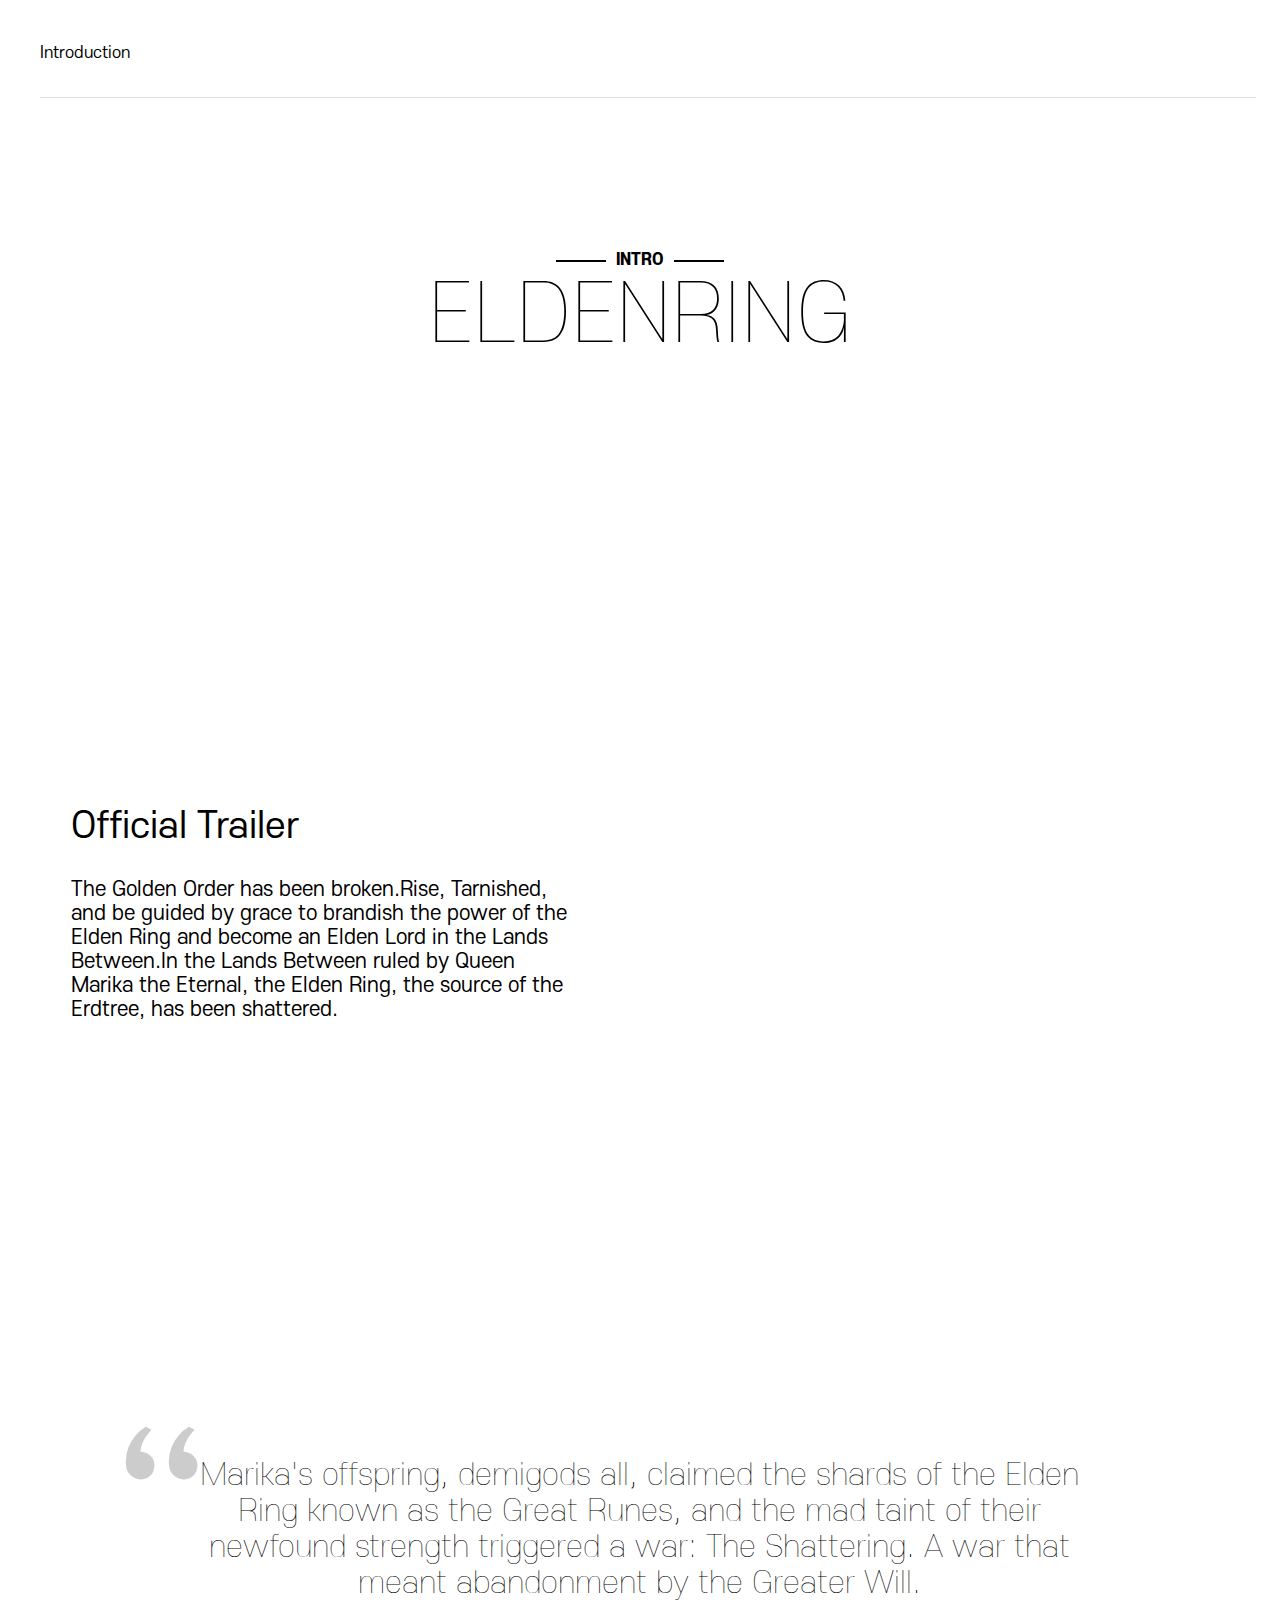
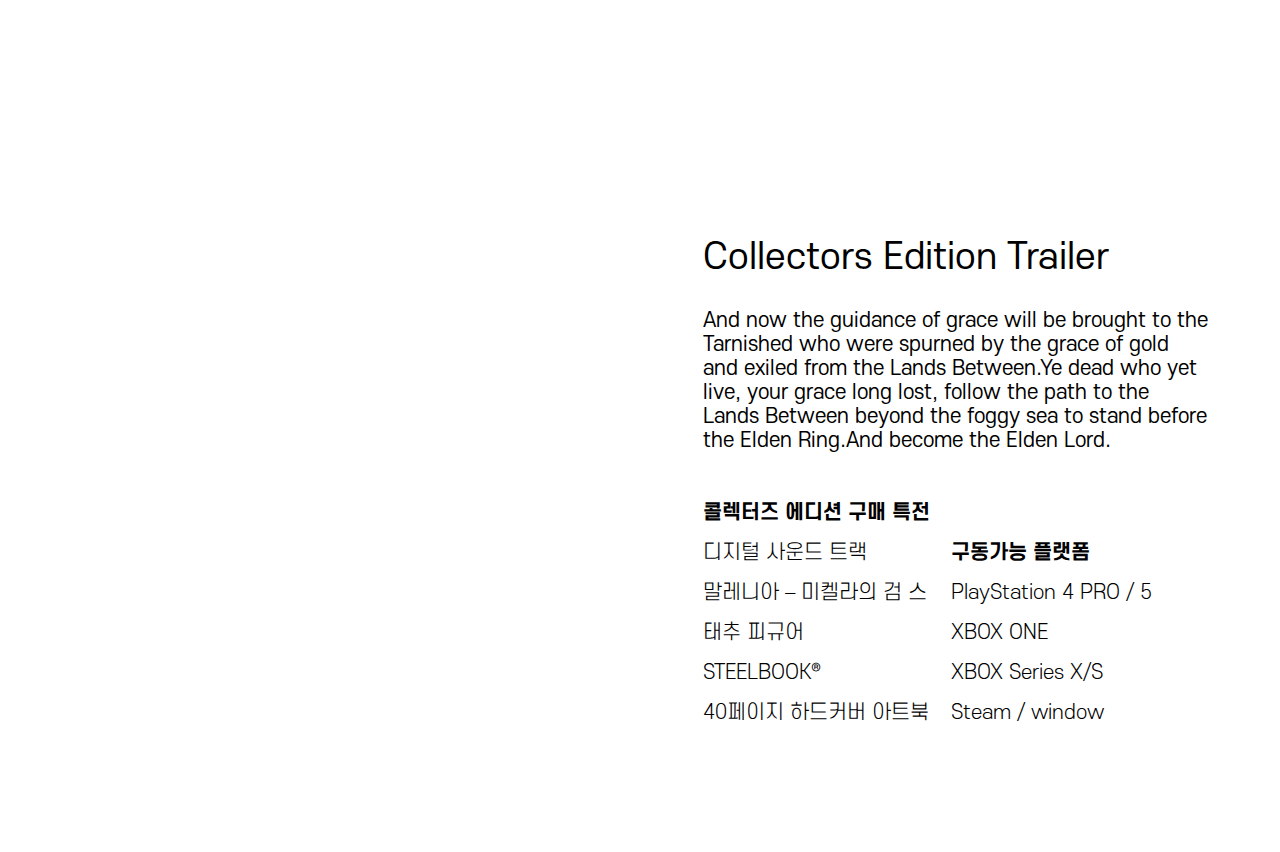
<file: intro.html>
<!DOCTYPE html>
<html lang="ko">
	<head>
		<meta charset="UTF-8" />
		<meta http-equiv="X-UA-Compatible" content="IE=edge" />
		<meta name="viewport" content="width=device-width, initial-scale=1.0" />
		<title>EldenRing</title>
		<link rel="stylesheet" href="./style/font.css" />
		<link rel="stylesheet" href="./style/style_intro.css" />
		<link rel="stylesheet" href="./style/style_responsive.css" />
		<!-- 폰트어썸 6 -->
		<link
			rel="stylesheet"
			href="https://cdnjs.cloudflare.com/ajax/libs/font-awesome/6.1.0/css/all.min.css"
			integrity="sha512-10/jx2EXwxxWqCLX/hHth/vu2KY3jCF70dCQB8TSgNjbCVAC/8vai53GfMDrO2Emgwccf2pJqxct9ehpzG+MTw=="
			crossorigin="anonymous"
			referrerpolicy="no-referrer"
		/>
	</head>
	<body>
		<div class="modal">
			<div class="header">
				<div class="header-inner">
					<div class="modal-display">Introduction</div>
				</div>
			</div>
			<div class="intro-main">
				<div class="intro-heading">
					<span>INTRO</span>
					<h1>ELDENRING</h1>
				</div>
			</div>
			<article class="intro-trailer">
				<div class="center-parent">
					<div class="center-child">
						<h2>Official Trailer</h2>
						<p>
							The Golden Order has been broken.Rise, Tarnished, and be guided by grace to brandish the power of the Elden Ring
							and become an Elden Lord in the Lands Between.In the Lands Between ruled by Queen Marika the Eternal, the Elden
							Ring, the source of the Erdtree, has been shattered.
						</p>
					</div>
				</div>
				<div class="trailer">
					<iframe
						width="100%"
						height="100%"
						src="https://www.youtube.com/embed/Uenqx3PIiD4"
						title="YouTube video player"
						frameborder="0"
						allow="accelerometer; autoplay; clipboard-write; encrypted-media; gyroscope; picture-in-picture"
						allowfullscreen
					></iframe>
				</div>
			</article>
			<article class="intro-slogan">
				<p>
					Marika's offspring, demigods all, claimed the shards of the Elden Ring known as the Great Runes, and the mad taint of their
					newfound strength triggered a war: The Shattering. A war that meant abandonment by the Greater Will.
				</p>
			</article>
			<article class="intro-trailer">
				<div class="trailer">
					<iframe
						width="100%"
						height="100%"
						src="https://www.youtube.com/embed/IABQBrqPeuk"
						title="YouTube video player"
						frameborder="0"
						allow="accelerometer; autoplay; clipboard-write; encrypted-media; gyroscope; picture-in-picture"
						allowfullscreen
					></iframe>
				</div>
				<div class="center-parent">
					<div class="center-child">
						<h2>Collectors Edition Trailer</h2>
						<p>
							And now the guidance of grace will be brought to the Tarnished who were spurned by the grace of gold and exiled
							from the Lands Between.Ye dead who yet live, your grace long lost, follow the path to the Lands Between beyond the
							foggy sea to stand before the Elden Ring.And become the Elden Lord.
						</p>
						<div class="game-info">
							<ul>
								<li>콜렉터즈 에디션 구매 특전</li>
								<li>디지털 사운드 트랙</li>
								<li>말레니아 – 미켈라의 검 스태추 피규어</li>
								<li>STEELBOOK®</li>
								<li>40페이지 하드커버 아트북</li>
							</ul>
							<ul>
								<li>구동가능 플랫폼</li>
								<li>PlayStation 4 PRO / 5</li>
								<li>XBOX ONE</li>
								<li>XBOX Series X/S</li>
								<li>Steam / window</li>
							</ul>
						</div>
						<div class="sns">
							<a href=""><i class="fa-brands fa-steam"></i></a>
							<a href=""><i class="fa-brands fa-playstation"></i></a>
							<a href=""><i class="fa-brands fa-xbox"></i></a>
						</div>
					</div>
				</div>
			</article>
		</div>
	</body>
</html>
</file>
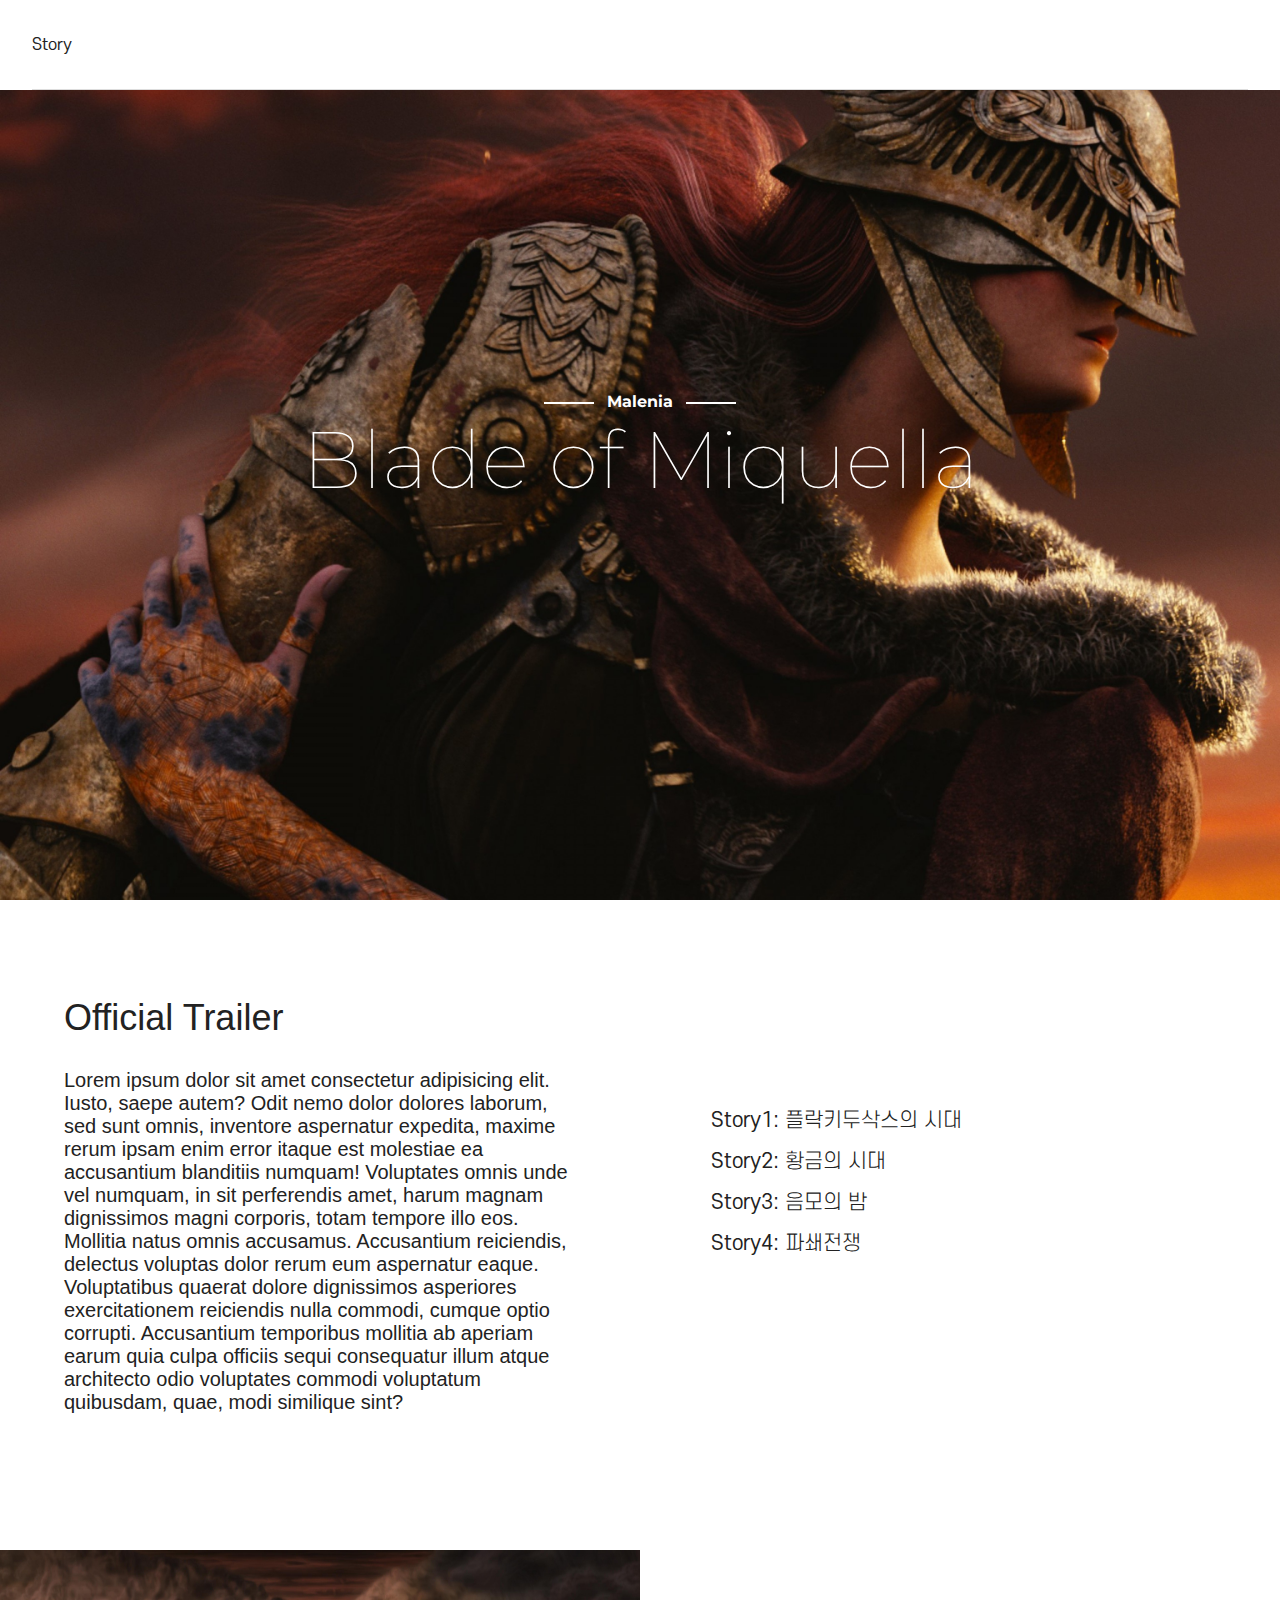
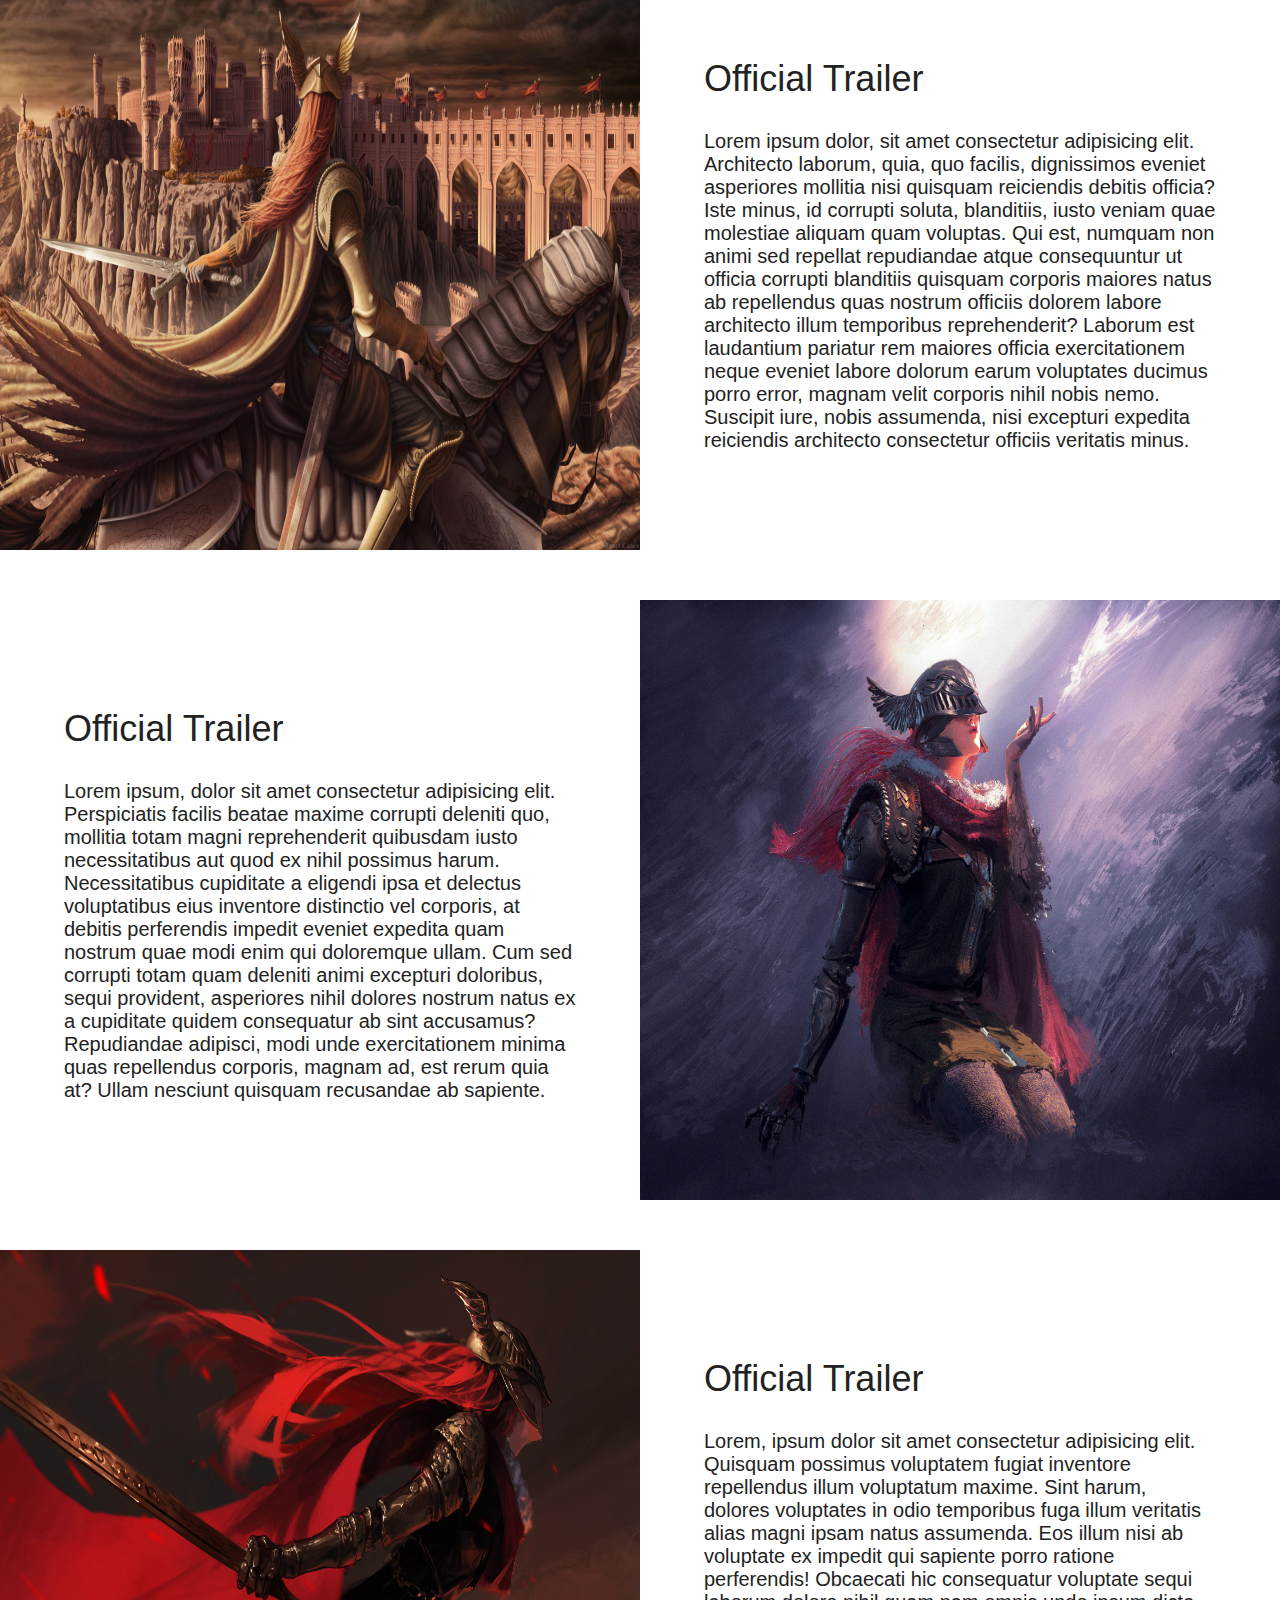
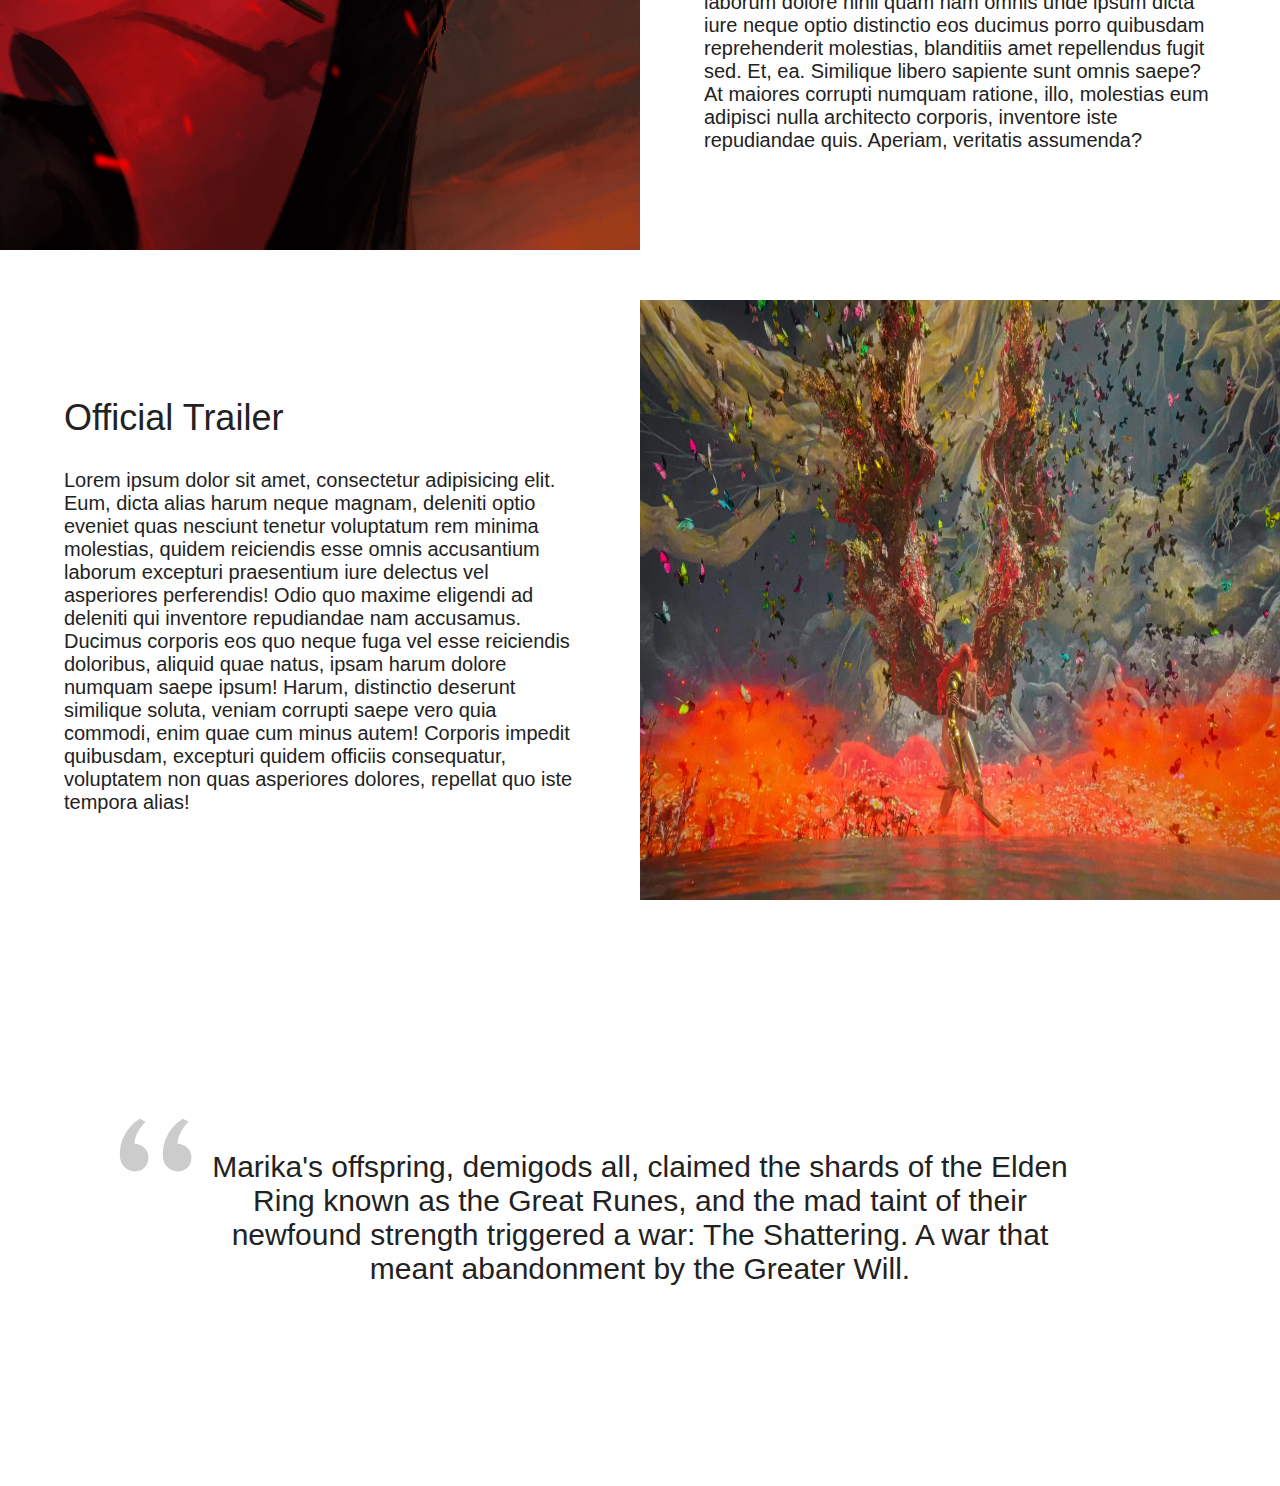
<file: story_1.html>
<!DOCTYPE html>
<html lang="ko">
<head>
    <meta charset="UTF-8">
    <meta http-equiv="X-UA-Compatible" content="IE=edge">
    <meta name="viewport" content="width=device-width, initial-scale=1.0">
    <title>EldenRing - Story</title>
    <link rel="stylesheet" href="./style/font.css">
    <link rel="stylesheet" href="./style/style_main.css">
    <link rel="stylesheet" href="./style/style_responsive.css">
    <!-- 폰트어썸 6 -->
    <link rel="stylesheet" href="https://cdnjs.cloudflare.com/ajax/libs/font-awesome/6.1.0/css/all.min.css" integrity="sha512-10/jx2EXwxxWqCLX/hHth/vu2KY3jCF70dCQB8TSgNjbCVAC/8vai53GfMDrO2Emgwccf2pJqxct9ehpzG+MTw==" crossorigin="anonymous" referrerpolicy="no-referrer" />
</head>
<body>
    <div class="modal">
        <div class="header">
            <div class="header-inner">
                <div class="modal-display">
                    Story
                </div>
            </div>
        </div>
        <div class="intro-main story-main main1">
            <div class="intro-heading">
                <span>Malenia</span>
                <h1>Blade of Miquella</h1>
            </div>
        </div>
        <article class="intro-trailer">
            <div class="center-parent">
                <div class="center-child">
                    <h2>Official Trailer</h2>
                    <p>
                        Lorem ipsum dolor sit amet consectetur adipisicing elit. Iusto, saepe autem? Odit nemo dolor dolores laborum, sed sunt omnis, inventore aspernatur expedita, maxime rerum ipsam enim error itaque est molestiae ea accusantium blanditiis numquam! Voluptates omnis unde vel numquam, in sit perferendis amet, harum magnam dignissimos magni corporis, totam tempore illo eos. Mollitia natus omnis accusamus. Accusantium reiciendis, delectus voluptas dolor rerum eum aspernatur eaque. Voluptatibus quaerat dolore dignissimos asperiores exercitationem reiciendis nulla commodi, cumque optio corrupti. Accusantium temporibus mollitia ab aperiam earum quia culpa officiis sequi consequatur illum atque architecto odio voluptates commodi voluptatum quibusdam, quae, modi similique sint?
                    </p>
                </div>
            </div>
            <div class="trailer char-info">
                <ul>
                    <li><b>Story1: </b>플락키두삭스의 시대</li>
                    <li><b>Story2: </b>황금의 시대</li>
                    <li><b>Story3: </b>음모의 밤</li>
                    <li><b>Story4: </b>파쇄전쟁</li>
                </ul>
            </div>
        </article>
        <article class="intro-trailer">
            <div class="trailer">
                <img src="./img/3_slide1_ (2).jpg">
            </div>
            <div class="center-parent">
                <div class="center-child">
                    <h2>Official Trailer</h2>
                    <p>Lorem ipsum dolor, sit amet consectetur adipisicing elit. Architecto laborum, quia, quo facilis, dignissimos eveniet asperiores mollitia nisi quisquam reiciendis debitis officia? Iste minus, id corrupti soluta, blanditiis, iusto veniam quae molestiae aliquam quam voluptas. Qui est, numquam non animi sed repellat repudiandae atque consequuntur ut officia corrupti blanditiis quisquam corporis maiores natus ab repellendus quas nostrum officiis dolorem labore architecto illum temporibus reprehenderit? Laborum est laudantium pariatur rem maiores officia exercitationem neque eveniet labore dolorum earum voluptates ducimus porro error, magnam velit corporis nihil nobis nemo. Suscipit iure, nobis assumenda, nisi excepturi expedita reiciendis architecto consectetur officiis veritatis minus.</p>
                </div>
            </div>
        </article>
        <article class="intro-trailer">
            <div class="center-parent">
                <div class="center-child">
                    <h2>Official Trailer</h2>
                    <p>
                        Lorem ipsum, dolor sit amet consectetur adipisicing elit. Perspiciatis facilis beatae maxime corrupti deleniti quo, mollitia totam magni reprehenderit quibusdam iusto necessitatibus aut quod ex nihil possimus harum. Necessitatibus cupiditate a eligendi ipsa et delectus voluptatibus eius inventore distinctio vel corporis, at debitis perferendis impedit eveniet expedita quam nostrum quae modi enim qui doloremque ullam. Cum sed corrupti totam quam deleniti animi excepturi doloribus, sequi provident, asperiores nihil dolores nostrum natus ex a cupiditate quidem consequatur ab sint accusamus? Repudiandae adipisci, modi unde exercitationem minima quas repellendus corporis, magnam ad, est rerum quia at? Ullam nesciunt quisquam recusandae ab sapiente.
                    </p>
                </div>
            </div>
            <div class="trailer">
                <img src="./img/3_slide1_ (3).jpg" alt="">
            </div>
        </article>
        <article class="intro-trailer">
            <div class="trailer">
                <img src="./img/3_slide1_ (4).jpg" alt="">
            </div>
            <div class="center-parent">
                
                <div class="center-child">
                    <h2>Official Trailer</h2>
                    <p>
                        Lorem, ipsum dolor sit amet consectetur adipisicing elit. Quisquam possimus voluptatem fugiat inventore repellendus illum voluptatum maxime. Sint harum, dolores voluptates in odio temporibus fuga illum veritatis alias magni ipsam natus assumenda. Eos illum nisi ab voluptate ex impedit qui sapiente porro ratione perferendis! Obcaecati hic consequatur voluptate sequi laborum dolore nihil quam nam omnis unde ipsum dicta iure neque optio distinctio eos ducimus porro quibusdam reprehenderit molestias, blanditiis amet repellendus fugit sed. Et, ea. Similique libero sapiente sunt omnis saepe? At maiores corrupti numquam ratione, illo, molestias eum adipisci nulla architecto corporis, inventore iste repudiandae quis. Aperiam, veritatis assumenda?
                    </p>
                </div>
            </div>
            
        </article>
        <article class="intro-trailer">
            <div class="center-parent">
                <div class="center-child">
                    <h2>Official Trailer</h2>
                    <p>
                        Lorem ipsum dolor sit amet, consectetur adipisicing elit. Eum, dicta alias harum neque magnam, deleniti optio eveniet quas nesciunt tenetur voluptatum rem minima molestias, quidem reiciendis esse omnis accusantium laborum excepturi praesentium iure delectus vel asperiores perferendis! Odio quo maxime eligendi ad deleniti qui inventore repudiandae nam accusamus. Ducimus corporis eos quo neque fuga vel esse reiciendis doloribus, aliquid quae natus, ipsam harum dolore numquam saepe ipsum! Harum, distinctio deserunt similique soluta, veniam corrupti saepe vero quia commodi, enim quae cum minus autem! Corporis impedit quibusdam, excepturi quidem officiis consequatur, voluptatem non quas asperiores dolores, repellat quo iste tempora alias!
                    </p>
                </div>
            </div>
            <div class="trailer">
                <img src="./img/malenia_1.webp" alt="">
            </div>
        </article>
        <article class="intro-slogan">
            <p>
                Marika's offspring, demigods all, claimed the shards of the Elden Ring known as the Great Runes, and the mad taint of their newfound strength triggered a war: The Shattering. A war that meant abandonment by the Greater Will.
            </p>
        </article>
    </div>
</body>
</html>
</file>
<file: style/font.css>
@font-face {
    font-family: "배민도현체";
    src: url("../font/BMDOHYEON_ttf.ttf");
  }
@font-face {
    font-family: "티몬블랙체";
    src: url("../font/TMONBlack.ttf");
}
/* 에스코어드림 */
@font-face {
    font-family: "에스코어드림";
    src: url("../font/S-Core_Dream_OTF/SCDream1.otf");
    font-weight: 100;
}
@font-face {
    font-family: "에스코어드림";
    src: url("../font/S-Core_Dream_OTF/SCDream2.otf");
    font-weight: 200;
}
@font-face {
    font-family: "에스코어드림";
    src: url("../font/S-Core_Dream_OTF/SCDream3.otf");
    font-weight: 300;
}
@font-face {
    font-family: "에스코어드림";
    src: url("../font/S-Core_Dream_OTF/SCDream4.otf");
    font-weight: 400;
}
@font-face {
    font-family: "에스코어드림";
    src: url("../font/S-Core_Dream_OTF/SCDream5.otf");
    font-weight: 500;
}
@font-face {
    font-family: "에스코어드림";
    src: url("../font/S-Core_Dream_OTF/SCDream6.otf");
    font-weight: 600;
}
@font-face {
    font-family: "에스코어드림";
    src: url("../font/S-Core_Dream_OTF/SCDream7.otf");
    font-weight: 700;
}
@font-face {
    font-family: "에스코어드림";
    src: url("../font/S-Core_Dream_OTF/SCDream8.otf");
    font-weight: 800;
}
@font-face {
    font-family: "에스코어드림";
    src: url("../font/S-Core_Dream_OTF/SCDream9.otf");
    font-weight: 900;
}
@import url('https://fonts.googleapis.com/css2?family=Overpass&display=swap');
</file>
<file: style/style_intro.css>
@import url('https://fonts.googleapis.com/css2?family=Overpass&display=swap');
*{box-sizing: border-box;}
ul{list-style: none; padding: 0;}
a{text-decoration: none;}
.modal{    
    font-family: "에스코어드림";
}
.header{
    position: fixed;
    width: 100%;
    background-color: #fff;
    z-index: 10;
}
.header-inner{
    border-bottom: 1px solid #ddd;
    width: 95%;
    height: 90px;
    margin: auto;
    line-height: 90px;
}
.modal-display{
    font-size: 16px;
}
/* TITLE */
.intro-main{
    height: 600px;
    position: relative;
}
.intro-heading{
    position:absolute;
    top: 50%;
    left: 50%;
    transform: translate(-50%,-50%);
    text-align: center;
}
.intro-heading span{
    font-weight: 700;
    font-size: 16px;
    position: relative;
}
.intro-heading span::before,
.intro-heading span::after{
    content: "";
    height: 2px;
    background-color: #000;
    width: 50px;
    position: absolute;
    top: 50%;
}
.intro-heading span::before{
    right: 120%;
}
.intro-heading span::after{
    left: 120%;
}
.intro-heading h1{
    font-size: 80px;
    font-weight: 100;
    margin: 0;
}
/* trailer */
.intro-trailer{
    overflow: hidden;
    margin-bottom: 50px;
}
.intro-trailer>div{
    /* border: 1px solid #000; */
    float: left;
    width: calc(100% /2);
    height: 600px;
}
.center-parent{
    position: relative;
}
.center-child{
    position: absolute;
    top: 50%;
    left: 50%;
    transform: translate(-50%,-50%);
    width: 80%;
}
.center-child h2{
    font-size: 36px;
    font-weight: normal;
}
.center-child p{
    font-size: 20px;
}
.trailer{}
.intro-slogan{
    padding: 200px 0;
}
.intro-slogan p{
    font-size: 30px;
    font-weight: 100;
    text-align: center;
    width: 70%;
    margin: 0 auto;
    position: relative;
}
.intro-slogan p::before{
    content: ',,';
    font-family: 'Overpass', sans-serif;
    font-weight: 400;
    font-size: 200px;
    position: absolute;
    color: #ccc;
    transform: rotate(180deg);
    top: -80px;
    left: -80px;
}
.game-info ul{
    display: inline-block;
    width: 48%;
    font-size: 20px;
    font-weight: 300;
    line-height: 2em;
    font-weight: 300;
}
.game-info ul li:first-child{
    font-weight: 600;
}
.sns{}
.sns a{
    font-size: 15px;
    width: 30px;
    height: 30px;
    display: inline-block;
    color: #333;
    text-align: center;
    line-height: 30px;
    margin: 5px;
    position: relative;
    transition: .3s;
}
.sns a::before{
    content: "";
    position: absolute;
    background-color: crimson;
    width: inherit;
    height: inherit;
    border-radius: 50%;
    z-index: -1;
    left: 50%;
    transform: translateX(-50%) scale(0);
    transition: .3s;
}
.sns a:hover{
    color: #fff;
}
.sns a:hover::before{
    transform: translateX(-50%) scale(1);
}
.sns a:nth-of-type(1):before{
    background-color: #1b2838;
}
.sns a:nth-of-type(2):before{
    background-color: #2E6DB4;
}
.sns a:nth-of-type(3):before{
    background-color: #107C10;
}
</file>
<file: style/style_responsive.css>
@media (max-width: 768px) {
	html {
		scroll-behavior: smooth;
	}
	.cd-section {
		height: auto;
	}
	.cd-section > div {
		height: auto;
	}
	.content {
		position: static;
		width: 100%;
		height: 100%;
	}
	header {
		transition: 0.5s;
		height: 60px;
	}
	header.active {
		background-color: #fff;
		border-bottom: 1px solid #ccc;
	}
	.menu {
		display: block;
	}
	.slogan {
		display: none;
	}
	.gnb {
		background-color: #fff;
		position: fixed;
		top: 0;
		right: -270px;
		width: 250px;
		height: 100vh;
		box-shadow: -5px 0 10px rgba(0, 0, 0, 0.2);
		transition: 0.5s;
	}
	.gnb.active {
		right: 0;
	}
	.menu {
		margin-top: 60px;
		text-align: right;
		padding-right: 20px;
		line-height: 40px;
	}
	.menu a {
		display: block;
		color: #000;
		font-size: 20px;
	}
	.trigger {
		display: block;
		/* border: 1px solid black; */
		width: 24px;
		height: 14px;
		position: absolute;
		top: 20px;
		right: 20px;
	}
	.trigger span {
		width: 100%;
		height: 2px;
		background-color: #000;
		position: absolute;
		transition: 0.2s;
	}
	.trigger span:nth-child(1) {
		top: 0;
	}
	.trigger span:nth-child(2) {
		top: 50%;
		width: 80%;
	}
	.trigger span:nth-child(3) {
		top: 100%;
	}
	/* span active */
	.trigger.active span:nth-child(1) {
		top: 50%;
		transform: rotate(45deg);
	}
	.trigger.active span:nth-child(2) {
		opacity: 0;
	}
	.trigger.active span:nth-child(3) {
		top: 50%;
		transform: rotate(-45deg);
	}
	/* top 이동 버튼 */
	.gototop {
		position: fixed;
		bottom: 20px;
		left: 20px;
		width: 40px;
		height: 40px;
		border: 2px solid #fff;
		border-radius: 50%;
		background-color: #333;
		text-align: center;
		line-height: 50px;
		transform: translateY(100px);
		transition: 1s;
		opacity: 0;
	}
	.gototop.active {
		transform: none;
		opacity: 1;
	}
	.btn-hiring {
		right: 20px;
		bottom: 20px;
	}
	/* home */
	.home-inner {
		height: 100vh;
		width: 100%;
	}
	.welcome-text {
		display: none;
	}
	.home-heading {
		margin-left: 30px;
	}
	.home-heading span {
		font-size: 4em;
	}
	/* about */
	.about_inner {
		height: 1700px;
	}
	.about_items {
		width: calc(100% - 60px);
		left: 0;
		margin: 0 30px;
	}
	.item img {
		float: none;
		margin-top: 30px;
	}
	/* char */
	.char-inner {
		height: 900px;
		border: 1px solid #000;
		background-color: #ddd;
	}
	.tab > div {
		float: none;
		height: 600px;
	}
	.char-info {
		width: 100%;
		padding: 10px;
	}
	.view-more {
		display: block;
		width: 100%;
		text-align: center;
	}
	.char-photo {
		width: 100%;
		height: 230px !important;
		overflow-y: hidden;
	}
	.btn {
		left: 50%;
		transform: translateX(-50%);
	}
	/* region */
	.region-inner {
		height: 130vh;
	}
	.region-feature {
		position: static;
		transform: translate(0, 0);
		width: 100%;
		padding: 20px 30px;
	}
	.region-feature > div {
		height: fit-content;
	}
	.region-info {
		height: fit-content;
	}
	.region-info > div {
		float: none;
		display: block;
	}
	.region-heading {
		width: 100%;
		padding-right: 0;
	}
	.region-photo {
		width: 100%;
		height: 250px;
		overflow: hidden;
		margin-bottom: 30px;
	}
	/* story */
	.story_inner {
		height: 1500px;
	}
	.story_inner > div {
		float: none;
		width: 100%;
		height: 50%;
	}
	.about_heading {
		width: 100%;
		top: 20%;
		padding: 0 20px;
		position: static;
		transform: translate(0, 0);
		padding-top: 40px;
	}
	/* system */
	.system-inner {
		height: 1300px;
	}
	.feature {
		width: 100%;
		top: 50%;
	}
	.feature > div {
		float: none;
	}
	.assist,
	.skill {
		width: 100%;
		padding: 10px 30px;
	}
	/* contact */
	.contact-inner {
		height: 1500px;
	}
	.contact-feature {
		width: 100%;
	}
	.contact-feature > div {
		float: none;
		width: 100%;
	}

	/* intro html */
	.intro-heading h1 {
		font-size: 60px;
	}
	.intro-trailer > div {
		float: none;
		width: 100%;
		height: 800px;
	}
	.intro-slogan p {
		font-size: 24px;
	}
	.center-child h2 {
		font-size: 18px;
		font-weight: 600;
	}
	.center-child p {
		font-size: 16px;
	}
	.game-info ul {
		display: block;
		width: 100%;
	}
	.game-info li {
		font-size: 12px;
	}
    /* story */
    .trailer{
        position: relative;
    }
    .trailer img{
        width: 1200px;
        position: absolute;
        left: 50%;
        transform: translateX(-50%);
    }
}
</file>
<file: style/style_main.css>
/* 폰트 */
@import url("https://fonts.googleapis.com/css?family=Montserrat:200,300,400,500&display=swap");
@import url("https://fonts.googleapis.com/css?family=Manrope:300,400,500,600&display=swap");
@import url("https://fonts.googleapis.com/css2?family=Source+Sans+Pro:wght@200;300;400;600&display=swap");
@import url("https://fonts.googleapis.com/css2?family=Overpass&display=swap");
/* reset css */
* {
	box-sizing: border-box;
}
ul {
	list-style: none;
	padding: 0;
}
a {
	text-decoration: none;
}
/* default css */
body {
	font-family: "Montserrat", sans-serif;
	color: #222;
	font-size: 15px;
	margin: 0;
	height: 100vh;
	background-color: #fff;
}
h1,
h2,
h3,
h4,
h5,
h6 {
	font-family: "S-Core_Dream", sans-serif;
}
p {
	font-family: "S-Core_Dream", sans-serif;
}
/* Entire layout */
.cd-section {
	height: 100vh;
}
.cd-section > div {
	height: 100%;
	position: relative;
}
.content {
	background-color: #ddd;
	position: absolute;
	width: calc(100% - 40px);
	height: calc(100% - 80px);
	left: 20px;
	bottom: 20px;
	overflow: hidden;
}
/* hadder */
header {
	position: fixed;
	width: 100%;
	top: 0;
	left: 0;
	z-index: 5;
}
.gnb_inner {
	width: calc(100% - 40px);
	margin: 0 auto;
	height: 60px;
	line-height: 60px;
}
.logo {
	float: left;
}
.logo img {
	margin-top: -5px;
	width: 150px;
	filter: drop-shadow(3px 3px 4px);
}
.gnb {
	float: right;
}
.menu {
	display: none;
}
.menu a {
}
.slogan {
	font-size: 18px;
	font-style: italic;
}
.trigger {
	display: none;
}
/* hiring */
.btn-intro {
	position: fixed;
	right: 50px;
	bottom: 50px;
	color: #fff;
	background-color: #000;
	padding: 10px 20px;
	border-radius: 20px;
	box-shadow: 5px 5px 10px rgba(0, 0, 0, 0.3);
	transition: 1s;
}
.btn-intro:active {
	transform: scale(0.2);
}
.btn-intro .fa {
	transform: rotateY(180deg);
}
/* 컨텐트 개별 디자인 */
/* @@@@@@@@@@@ - section (main) - @@@@@@@@@@@@ */
.home-inner {
	background-color: #fff;
	height: 100%;
}
.home-inner::before {
	/* display: none; */
	content: "";
	background-color: #000;
	position: absolute;
	width: 0;
	height: 100%;
	top: 0;
	left: 0;
	animation: blackoverlay 1s 2s ease-in-out both;
}
.welcome-text {
	/* display: none; */
	position: absolute;
	top: 50%;
	left: 50%;
	transform: translate(-50%, -50%);
	font-size: 50px;
	font-weight: normal;
	text-align: center;
	font-family: "배민도현체";
	line-height: 1.2em;
	margin: 0;
	animation: slideup 2s 0s linear;
	animation-fill-mode: both;
}
.welcome-text span {
	display: block;
	font-size: 26px;
}
.welcome-text span .fa {
	color: crimson;
}
.opacity-img {
	background-image: url("../img/1_main_background.jpg");
	background-position: center center;
	background-repeat: no-repeat;
	background-size: cover;
	height: 100%;
	animation: opacity-img 1s 2.5s both;
}
.home-heading {
	position: absolute;
	top: 50%;
	margin-left: 250px;
	transform: translateY(-50%);
}
.home-heading span {
	display: block;
	font-size: 8em;
	color: #fff;
	width: 0;
	overflow: hidden;
	/* font-weight: bold; */
	animation: reveal 1s 3s ease-in-out both;
}
.home-heading span:nth-of-type(2) {
	animation-delay: 3.2s;
}
.home-heading span:nth-of-type(3) {
	animation-delay: 3.4s;
}
/* 애니메이션 */
@keyframes slideup {
	0% {
		opacity: 0;
		top: 60%;
	}
	20% {
		opacity: 1;
		top: 50%;
	}
	80% {
		opacity: 1;
		top: 50%;
	}
	100% {
		opacity: 0;
		top: 60%;
	}
}
@keyframes blackoverlay {
	0% {
		width: 0;
		left: 0;
	}
	50% {
		width: 100%;
		left: 0;
	}
	100% {
		width: 0;
		left: 100%;
	}
}
@keyframes opacity-img {
	0% {
		opacity: 0;
	}
	100% {
		opacity: 1;
	}
}
@keyframes reveal {
	0% {
		width: 0%;
	}
	100% {
		width: 100%;
	}
}
/* @@@@@@@@@@@ - section (about) - @@@@@@@@@@@@ */
.about_inner {
	height: 100%;
	background-image: url("../img/2_main_background.png");
	background-repeat: no-repeat;
	background-position: right bottom;
	background-size: cover;
	background-color: #333;
}
.about_items {
	width: 60%;
	color: #fff;
	position: absolute;
	top: 50%;
	left: 10%;
	transform: translateY(-50%);
}
.item {
	overflow: hidden;
	margin-right: 20px;
	text-shadow: 2px 2px #000;
	padding: 10px 0;
	box-sizing: border-box;
}
.item:hover img {
	filter: invert(0) drop-shadow(2px 2px 2px #ffbd1b);
}
.item:hover h2 {
	letter-spacing: 3px;
}
.item img {
	height: 120px;
	float: left;
	filter: invert(100%);
	margin-right: 20px;
	transition: 0.5s;
}
.item span {
}
.item h2 {
	margin: 0;
	font-size: 26px;
	font-weight: 500;
	transition: 0.5s;
}
.item p {
	margin-top: 15px;
	overflow: hidden;
	font-size: 18px;
}
/* @@@@@@@@@@@ - section (char) - @@@@@@@@@@@@ */
.char-inner {
	height: 100%;
	background-color: #fff;
}
.char-inner input[name="tabmenu"] {
	display: none;
}
.tabs {
	height: 100%;
	width: 300%;
	transition: 1s;
}
.tab {
	width: calc(100% / 3);
	height: 100%;
	float: left;
}
.tab > div {
	height: 100%;
	float: left;
}
.char-info {
	width: 25%;
	z-index: 1;
}
.char-photo {
	height: 100%;
	width: 75%;
	overflow: hidden;
}
.btn {
	position: absolute;
	left: 0;
	bottom: 20px;
	width: 25%;
	text-align: center;
	z-index: 2;
}
.btn label {
	cursor: pointer;
	width: 5px;
	height: 5px;
	display: inline-block;
	background-color: #000;
	border-radius: 50%;
	margin: 10px;
	position: relative;
}
.btn label::before {
	content: "";
	display: inline-block;
	border: 1px solid transparent;
	width: 15px;
	height: 15px;
	border-radius: 50%;
	position: absolute;
	top: -5px;
	left: -5px;
	transition: 0.3s;
}
.btn label:hover::before,
input[id="tab1"]:checked ~ .btn label[for="tab1"]::before,
input[id="tab2"]:checked ~ .btn label[for="tab2"]::before,
input[id="tab3"]:checked ~ .btn label[for="tab3"]::before {
	border: 1px solid #333;
}
input[id="tab1"]:checked ~ .btn label[for="tab1"] {
	color: crimson;
}
input[id="tab2"]:checked ~ .btn label[for="tab2"] {
	color: blue;
}
input[id="tab3"]:checked ~ .btn label[for="tab3"] {
	color: green;
}
input[id="tab1"]:checked ~ .tabs {
	margin-left: 0;
}
input[id="tab2"]:checked ~ .tabs {
	margin-left: -100%;
}
input[id="tab3"]:checked ~ .tabs {
	margin-left: -200%;
}
/* @@@ char info */
.char-info {
	padding: 50px;
	position: relative;
}
.char-info h3 {
	font-size: 20px;
}
.char-info p {
	font-size: 16px;
	line-height: 1.6em;
}
.char-info ul {
	line-height: 1.6em;
	margin: 50px 0;
}
.char-info ul li {
}
.char-info ul li::before {
	content: "\f105";
	font-family: "fontawesome";
	margin-right: 5px;
}
.detail {
	margin-bottom: 50px;
}
.detail div {
	display: inline-block;
	text-align: center;
	width: 32.5%;
	color: #999;
}
.detail div span {
	font-size: 24px;
	font-weight: 700;
	display: block;
	color: #000;
	margin-bottom: 10px;
}
.view-more {
	background-color: #ffbd1b;
	text-transform: uppercase;
	font-size: 14px;
	padding: 5px 50px;
	transition: 0.3s;
	z-index: 2;
}
.view-more:hover {
	background-color: #333;
	color: #fff;
}
.view-more .fa {
	margin-left: 5px;
	transition: 0.3s;
}
.view-more:hover .fa {
	transform: translateX(10px);
}
.char-info::before {
	content: attr(data-text);
	font-size: 8em;
	left: 5%;
	top: 2%;
	position: absolute;
	color: #ccc;
	z-index: -1;
}
.char-photo img {
	height: 100%;
}
/* @@@@@@@@@@@ - section (region) - @@@@@@@@@@@@ */
.region-inner {
	height: 100%;
	background-color: #1d1b24;
}
.region-feature {
	width: 80%;
	position: absolute;
	top: 50%;
	left: 50%;
	transform: translate(-50%, -50%);
	color: #bbb;
}
.region-feature > div {
	height: 300px;
}
.region-info {
}
.region-info > div {
	float: left;
}
.region-heading {
	width: 70%;
	padding-right: 20px;
}
.region-list h2,
.region-heading h2 {
	color: #fff;
	margin: 0;
}
.region-heading p {
	font-size: 16px;
	line-height: 1.5em;
}
.region-list .bar,
.region-heading hr.bar {
	background-color: crimson;
	display: inline-block;
}
.region-photo {
	width: 30%;
	height: 100%;
}
.region-photo img {
	height: 100%;
}
.region-slider {
}
.region-slider div h4 {
	color: #fff;
	font-weight: normal;
	font-size: 20px;
	line-height: 1.5em;
}
.region-slider div h4 span {
	color: #ffbd1b;
	font-weight: 700;
}
.region-slider div p {
	font-size: 16px;
	line-height: 1.5em;
}
/* @@@@@@@@@@@region-section - slick.js custom css @@@@@@@@@@@@*/
.region-slider .slick-arrow {
	display: none !important;
}
.region-slider .slick-dots li button:before {
	color: #fff;
	font-size: 40px;
}
.region-slider .slick-dots li {
	margin: 0;
}
/* @@@@@@@@@@@ - section (story) - @@@@@@@@@@@@ */
.story_inner {
	height: 100%;
}
.story_inner > div {
	float: left;
	width: 50%;
	height: 100%;
	position: relative;
}
.story_about {
	background-color: #eee;
	color: #000;
}
.about_heading {
	position: absolute;
	top: 50%;
	left: 50%;
	width: 80%;
	transform: translate(-50%, -50%);
	text-align: center;
}
.about_heading h2 {
	font-family: "티몬블랙체";
	margin: 0;
}
.about_heading p {
	line-height: 1.5em;
	font-size: 16px;
	font-family: "에스코어드림3";
	color: #666;
	margin-bottom: 30px;
}
.bar {
	width: 10%;
	height: 4px;
	margin: 30px auto;
	border: none;
	background-color: #ffbd1b;
}
.view_youtube {
	color: #000;
	border: 2px solid black;
	padding: 5px 15px;
	border-radius: 10px;
	transition: 0.5s;
}
.view_youtube:hover {
	background-color: #ffbd1b;
	color: #fff;
	border-color: transparent;
}
.story_img {
	background-color: #000;
}
.story_img img {
	position: absolute;
	top: 50%;
	left: 50%;
	width: 120%;
	transform: translate(-50%, -50%);
}
/* @@@@@@@@@@@ - section (system) - @@@@@@@@@@@@ */
.system-inner {
	background-image: url("../img/6_main_background.jpg");
	background-position: center center;
	background-size: cover;
	background-repeat: no-repeat;
	height: 100%;
}
.system-inner::before {
	content: "";
	background-color: #000;
	width: 100%;
	height: 100%;
	position: absolute;
	top: 0;
	left: 0;
	opacity: 0.5;
}
.feature {
	width: 80%;
	position: absolute;
	top: 50%;
	left: 50%;
	transform: translate(-50%, -50%);
	color: #ccc;
}
.feature > div {
	float: left;
}
.assist {
	width: 60%;
	padding-right: 50px;
	box-sizing: border-box;
}
.skill {
	width: 40%;
}
/* system - 상세디자인 */
.assist b {
	font-weight: normal;
}
.assist h2 {
	color: #ffbd1b;
	font-weight: 700;
	margin: 0;
}
.assist p {
	font-family: "에스코어드림1";
	font-size: 16px;
	line-height: 1.5em;
}
.assist span {
	color: #fff;
	font-family: "에스코어드림3";
}
.spirit {
	margin-bottom: 30px;
}
.skill > div {
	padding: 5px 0;
}
.skill > div .fa {
	color: #ffbd1b;
	font-size: 40px;
}
.skill > div h3 {
	color: #fff;
	font-size: 24px;
	margin: 0;
}
/* @@@@@@@@@@@ - section (contact) - @@@@@@@@@@@@ */
.contact-inner {
	background-color: #fff;
	height: 100%;
}
.contact-feature {
	width: 70%;
	position: absolute;
	top: 50%;
	left: 50%;
	transform: translate(-50%, -50%);
}
.contact-feature > div {
	width: 50%;
	float: left;
	padding: 20px;
}
.contact-form {
}
.contact-form h3 {
	font-weight: normal;
	font-size: 30px;
	margin: 0;
}
.contact-form h3 b {
}
.send-box {
}
.send-box label {
	display: block;
	font-weight: bold;
	margin: 10px 0;
}
.send-box label span {
	color: crimson;
	font-weight: normal;
}
.send-box input[type="email"],
.send-box input[type="text"],
.send-box textarea {
	border: 1px solid #ccc;
	padding: 10px;
	border-radius: 10px;
	outline: none;
	width: 100%;
	transition: 0.3s;
}
.send-box input[type="email"]:hover,
.send-box input[type="text"]:hover,
.send-box textarea:hover {
	border: 1px solid #ffbd1b;
	box-shadow: 0 0 10px #ffbd1b;
}
.send-box input[type="email"]:focus,
.send-box input[type="text"]:focus,
.send-box textarea:focus {
	border: 1px solid #ffbd1b;
	box-shadow: 0 0 5px #ffbd1b;
}
.send-box button {
	background-color: #ffbd1b;
	color: #fff;
	padding: 10px 20px;
	border: none;
	border-radius: 5px;
	cursor: pointer;
	transition: 0.3s;
}
.send-box button:hover {
	background-color: #222;
}
.contact-info {
}
.contact-info h4 {
	font-weight: normal;
	font-size: 20px;
	margin: 0;
	font-family: "Montserrat";
	margin-top: 20px;
}
.contact-info h4 b {
}
.contact-info ul li {
	line-height: 2em;
}
.contact-info ul li:last-child {
	color: #ffbd1b;
}
.contact-info p {
	line-height: 1.5em;
	font-family: "에스코어드림2";
}
/* @@@@@@@@@@@@@@@@@@@@@@@@@@@intro html@@@@@@@@@@@@@@@@@@@@@@@@@@@@@@@@ */
.modal {
	font-family: "에스코어드림";
}
.header {
	position: fixed;
	width: 100%;
	background-color: #fff;
	z-index: 10;
	top: 0;
}
.header-inner {
	border-bottom: 1px solid #ddd;
	width: 95%;
	height: 90px;
	margin: auto;
	line-height: 90px;
}
.modal-display {
	font-size: 16px;
}
/* TITLE */
.intro-main {
	height: 600px;
	position: relative;
}
.intro-heading {
	position: absolute;
	top: 50%;
	left: 50%;
	transform: translate(-50%, -50%);
	text-align: center;
}
.intro-heading span {
	font-weight: 700;
	font-size: 16px;
	position: relative;
}
.intro-heading span::before,
.intro-heading span::after {
	content: "";
	height: 2px;
	background-color: #000;
	width: 50px;
	position: absolute;
	top: 50%;
}
.intro-heading span::before {
	right: 120%;
}
.intro-heading span::after {
	left: 120%;
}
.intro-heading h1 {
	font-size: 80px;
	font-weight: 100;
	margin: 0;
}
/* trailer */
.intro-trailer {
	overflow: hidden;
	margin-bottom: 50px;
}
.intro-trailer > div {
	/* border: 1px solid #000; */
	float: left;
	width: calc(100% / 2);
	height: 600px;
}
.center-parent {
	position: relative;
}
.center-child {
	position: absolute;
	top: 50%;
	left: 50%;
	transform: translate(-50%, -50%);
	width: 80%;
}
.center-child h2 {
	font-size: 36px;
	font-weight: normal;
}
.center-child p {
	font-size: 20px;
}
.trailer img {
	height: 100%;
	width: 100%;
}
.intro-slogan {
	padding: 200px 0;
}
.intro-slogan p {
	font-size: 30px;
	font-weight: 100;
	text-align: center;
	width: 70%;
	margin: 0 auto;
	position: relative;
}
.intro-slogan p::before {
	content: ",,";
	font-family: "Overpass", sans-serif;
	font-weight: 400;
	font-size: 200px;
	position: absolute;
	color: #ccc;
	transform: rotate(180deg);
	top: -80px;
	left: -80px;
}
.game-info ul {
	display: inline-block;
	width: 48%;
	font-size: 20px;
	font-weight: 300;
	line-height: 2em;
	font-weight: 300;
}
.game-info ul li:first-child {
	font-weight: 600;
}
.sns {
}
.sns a {
	font-size: 15px;
	width: 30px;
	height: 30px;
	display: inline-block;
	color: #333;
	text-align: center;
	line-height: 30px;
	margin: 5px;
	position: relative;
	transition: 0.3s;
}
.sns a::before {
	content: "";
	position: absolute;
	background-color: crimson;
	width: inherit;
	height: inherit;
	border-radius: 50%;
	z-index: -1;
	left: 50%;
	transform: translateX(-50%) scale(0);
	transition: 0.3s;
}
.sns a:hover {
	color: #fff;
}
.sns a:hover::before {
	transform: translateX(-50%) scale(1);
}
.sns a:nth-of-type(1):before {
	background-color: #1b2838;
}
.sns a:nth-of-type(2):before {
	background-color: #2e6db4;
}
.sns a:nth-of-type(3):before {
	background-color: #107c10;
}
/* @@@@@@@@@@@@@@@@@@@@@@@@@@@ STROY html@@@@@@@@@@@@@@@@@@@@@@@@@@@@@@@@ */
.intro-main.story-main {
	background: url("../img/story_main.jpg");
	background-repeat: no-repeat;
	background-position: center center;
	background-size: cover;
	height: 100vh;
}
.intro-main.story-main.main1 {
	background-image: url("../img/3_slide1_ (1).jpg");
}
.intro-main.story-main.main2 {
	background-image: url("../img/3_slide2_ (1).jpg");
}
.intro-main.story-main.main3 {
	background-image: url("../img/3_slide3_ (1).jpg");
}
.intro-heading span::before,
.intro-heading span::after {
	background-color: #fff;
}
.story-main .intro-heading {
	color: #fff;
	font-weight: 700;
	font-family: "Montserrat";
	width: 100%;
	animation: slidedown 1.5s 0.5s both;
}
.story-main .intro-heading h1 {
	font-family: "Montserrat";
}
@keyframes slidedown {
	0% {
		opacity: 0;
		margin-top: -50px;
	}
	100% {
		opacity: 1;
		margin-top: 0;
	}
}
.trailer.char-info {
	font-size: 20px;
	font-weight: 300;
	padding-top: 150px;
}
.trailer.char-info ul {
	line-height: 2em;
}

/*  */
.featherlight iframe {
	border: none;
	width: 100%;
	height: 100%;
}

.featherlight .featherlight-content {
	position: relative;
	text-align: left;
	vertical-align: middle;
	display: inline-block;
	overflow: auto;
	padding: 0;
	border-bottom: 25px solid transparent;
	margin-left: 0;
	margin-right: 0;
	background: #fff;
	cursor: auto;
	white-space: normal;
	width: 100%;
	height: 100%;
}
.featherlight .featherlight-close-icon {
	position: absolute;
	z-index: 9999;
	top: 0;
	right: 0;
	line-height: 70px;
	width: 70px;
	cursor: pointer;
	text-align: center;
	font-family: Arial, sans-serif;
	background: #fff;
	background: rgba(255, 255, 255, 0.3);
	color: #000;
	border: none;
	padding: 0;
	font-size: 50px;
}
</file>
